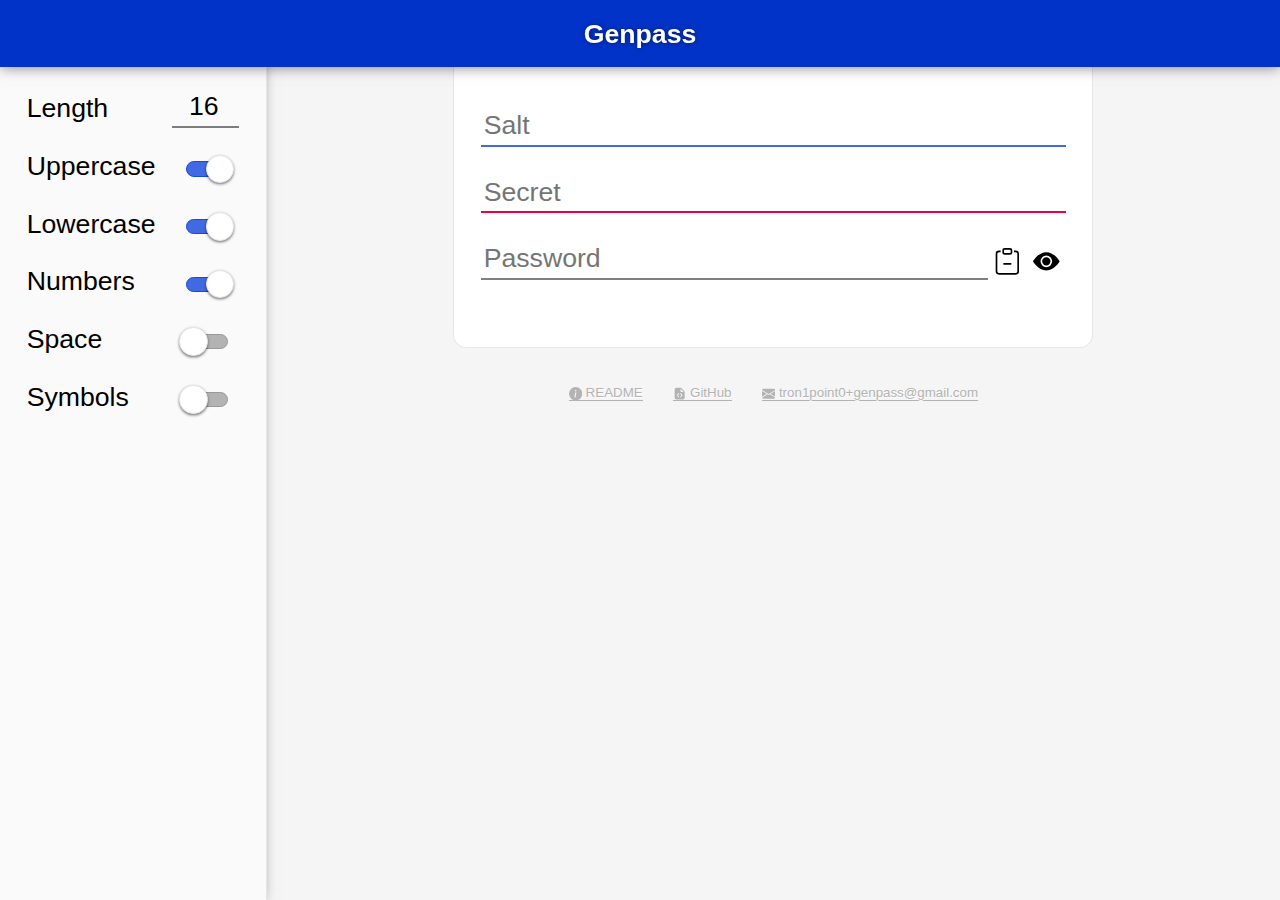
<file: genpass/index.html>
<!DOCTYPE html>
<html lang="en">
<head>
    <meta charset="UTF-8">
    <meta name="viewport" content="initial-scale=1">
    <title>Genpass</title>
    <link rel="shortcut icon" type="image/svg+xml" href="image/favicon.svg"/>
    <link rel="shortcut icon" type="image/png" href="image/favicon_64.png"/>
    <link rel="icon" type="image/png" href="image/favicon_32.png" sizes="32x32"/>
    <link rel="icon" type="image/png" href="image/favicon_64.png" sizes="64x64"/>
    <link rel="icon" type="image/png" href="image/logo_128.png" sizes="128x128"/>
    <link rel="icon" type="image/png" href="image/logo_152.png" sizes="152x152"/>
    <link rel="icon" type="image/png" href="image/logo_180.png" sizes="180x180"/>
    <link rel="icon" type="image/png" href="image/logo_192.png" sizes="192x192"/>
    <link rel="icon" type="image/svg+xml" href="image/logo.svg" sizes="256x256"/>
    <link rel="icon" type="image/svg+xml" href="image/favicon.svg" sizes="256x256"/>
    <link rel="apple-touch-icon" type="image/png" href="image/logo_152.png" sizes="152x152"/>
    <link rel="apple-touch-icon" type="image/png" href="image/logo_180.png" sizes="180x180"/>
    <link rel="stylesheet" type="text/css" href="style/main.css" />
    <script type="text/javascript" data-main="script/main" src="../lib/dist/require-js/require.js"></script>
</head>
<body>
<header id="header">
    <button id="menuButton">
        <svg width="1em" height="1em" viewBox="0 0 16 16" class="bi bi-sliders" fill="currentColor" xmlns="http://www.w3.org/2000/svg">
            <path fill-rule="evenodd" d="M14 3.5a2.5 2.5 0 1 1-5 0 2.5 2.5 0 0 1 5 0zM11.5 5a1.5 1.5 0 1 0 0-3 1.5 1.5 0 0 0 0 3zM7 8.5a2.5 2.5 0 1 1-5 0 2.5 2.5 0 0 1 5 0zM4.5 10a1.5 1.5 0 1 0 0-3 1.5 1.5 0 0 0 0 3zm9.5 3.5a2.5 2.5 0 1 1-5 0 2.5 2.5 0 0 1 5 0zM11.5 15a1.5 1.5 0 1 0 0-3 1.5 1.5 0 0 0 0 3z"/>
            <path fill-rule="evenodd" d="M9.5 4H0V3h9.5v1zM16 4h-2.5V3H16v1zM9.5 14H0v-1h9.5v1zm6.5 0h-2.5v-1H16v1zM6.5 9H16V8H6.5v1zM0 9h2.5V8H0v1z"/>
        </svg>
    </button>
    <h1>Genpass</h1>
</header>
<div id="flash-messages"></div>
<input type="text"
       id="salt"
       autofocus
       required
       pattern=".+"
       placeholder="Salt"
       title="Public part of a keypair. You can share this with others."
       list="saved-salts"
       spellcheck="false"
       autocorrect="off"
       autocapitalize="none"
/>
<input type="password"
       id="secret"
       required
       pattern=".+"
       placeholder="Secret"
       title="Private part of a keypair. Keep this value to yourself."
/>
<div class="input-group">
<input type="text"
       id="result"
       placeholder="Password"
       readonly
       title="Generated password. Requires both the Salt and the Secret"
       value=""
/>
<button id="clear-clipboard"
        accesskey="x"
        title="Empty the clipboard">
    <svg width="1em" height="1em" viewBox="0 0 16 16" class="bi bi-clipboard-minus" fill="currentColor" xmlns="http://www.w3.org/2000/svg">
        <path fill-rule="evenodd" d="M4 1.5H3a2 2 0 0 0-2 2V14a2 2 0 0 0 2 2h10a2 2 0 0 0 2-2V3.5a2 2 0 0 0-2-2h-1v1h1a1 1 0 0 1 1 1V14a1 1 0 0 1-1 1H3a1 1 0 0 1-1-1V3.5a1 1 0 0 1 1-1h1v-1z"/>
        <path fill-rule="evenodd" d="M9.5 1h-3a.5.5 0 0 0-.5.5v1a.5.5 0 0 0 .5.5h3a.5.5 0 0 0 .5-.5v-1a.5.5 0 0 0-.5-.5zm-3-1A1.5 1.5 0 0 0 5 1.5v1A1.5 1.5 0 0 0 6.5 4h3A1.5 1.5 0 0 0 11 2.5v-1A1.5 1.5 0 0 0 9.5 0h-3zm-1 9.5A.5.5 0 0 1 6 9h4a.5.5 0 0 1 0 1H6a.5.5 0 0 1-.5-.5z"/>
    </svg>
</button>
<button id="show-password"
        accesskey="v"
        title="Show the generated password.">
    <svg width="1em" height="1em" viewBox="0 0 16 16" class="bi show bi-eye-fill" fill="currentColor" xmlns="http://www.w3.org/2000/svg">
        <path d="M10.5 8a2.5 2.5 0 1 1-5 0 2.5 2.5 0 0 1 5 0z"/>
        <path fill-rule="evenodd" d="M0 8s3-5.5 8-5.5S16 8 16 8s-3 5.5-8 5.5S0 8 0 8zm8 3.5a3.5 3.5 0 1 0 0-7 3.5 3.5 0 0 0 0 7z"/>
    </svg>
    <svg width="1em" height="1em" viewBox="0 0 16 16" class="bi hide bi-eye-slash-fill" fill="currentColor" xmlns="http://www.w3.org/2000/svg">
        <path d="M10.79 12.912l-1.614-1.615a3.5 3.5 0 0 1-4.474-4.474l-2.06-2.06C.938 6.278 0 8 0 8s3 5.5 8 5.5a7.029 7.029 0 0 0 2.79-.588zM5.21 3.088A7.028 7.028 0 0 1 8 2.5c5 0 8 5.5 8 5.5s-.939 1.721-2.641 3.238l-2.062-2.062a3.5 3.5 0 0 0-4.474-4.474L5.21 3.089z"/>
        <path d="M5.525 7.646a2.5 2.5 0 0 0 2.829 2.829l-2.83-2.829zm4.95.708l-2.829-2.83a2.5 2.5 0 0 1 2.829 2.829z"/>
        <path fill-rule="evenodd" d="M13.646 14.354l-12-12 .708-.708 12 12-.708.708z"/>
    </svg>
</button>
</div>
<footer id="footer">
    <a href="https://github.com/tron1point0/tron1point0.github.io/blob/master/genpass/README.md">
        <svg width="1em" height="1em" viewBox="0 0 16 16" class="bi bi-info-circle-fill" fill="currentColor" xmlns="http://www.w3.org/2000/svg">
            <path fill-rule="evenodd" d="M8 16A8 8 0 1 0 8 0a8 8 0 0 0 0 16zm.93-9.412l-2.29.287-.082.38.45.083c.294.07.352.176.288.469l-.738 3.468c-.194.897.105 1.319.808 1.319.545 0 1.178-.252 1.465-.598l.088-.416c-.2.176-.492.246-.686.246-.275 0-.375-.193-.304-.533L8.93 6.588zM8 5.5a1 1 0 1 0 0-2 1 1 0 0 0 0 2z"/>
        </svg>
        README</a>
    <a href="https://github.com/tron1point0/tron1point0.github.io/tree/master/genpass">
        <svg width="1em" height="1em" viewBox="0 0 16 16" class="bi bi-file-earmark-code-fill" fill="currentColor" xmlns="http://www.w3.org/2000/svg">
            <path fill-rule="evenodd" d="M2 3a2 2 0 0 1 2-2h5.293a1 1 0 0 1 .707.293L13.707 5a1 1 0 0 1 .293.707V13a2 2 0 0 1-2 2H4a2 2 0 0 1-2-2V3zm7 2V2l4 4h-3a1 1 0 0 1-1-1zM6.646 7.646a.5.5 0 1 1 .708.708L5.707 10l1.647 1.646a.5.5 0 0 1-.708.708l-2-2a.5.5 0 0 1 0-.708l2-2zm4.708 2l-2-2a.5.5 0 1 0-.708.708L10.293 10l-1.647 1.646a.5.5 0 0 0 .708.708l2-2a.5.5 0 0 0 0-.708z"/>
        </svg>
        GitHub</a>
    <a href="mailto:tron1point0+genpass@gmail.com">
        <svg width="1em" height="1em" viewBox="0 0 16 16" class="bi bi-envelope-fill" fill="currentColor" xmlns="http://www.w3.org/2000/svg">
            <path fill-rule="evenodd" d="M.05 3.555A2 2 0 0 1 2 2h12a2 2 0 0 1 1.95 1.555L8 8.414.05 3.555zM0 4.697v7.104l5.803-3.558L0 4.697zM6.761 8.83l-6.57 4.027A2 2 0 0 0 2 14h12a2 2 0 0 0 1.808-1.144l-6.57-4.027L8 9.586l-1.239-.757zm3.436-.586L16 11.801V4.697l-5.803 3.546z"/>
        </svg>
        tron1point0+genpass@gmail.com</a>
</footer>
<menu id="menu">
    <label for="length" title="Length of the generated password.">Length</label>
    <input type="number"
           id="length"
           required
           value="16"
           title="Length of the generated password."
           spellcheck="false"
           min="8"
           step="1"
    />
    <!-- TODO: Generate JS shortcuts from accesskey -->
    <label for="uppercase" title="Allow uppercase letters: [A-Z]">Uppercase</label>
    <input type="checkbox"
           accesskey="u"
           class="allowedCharacters"
           id="uppercase"
           value="[A-Z]"
           checked />
    <label for="lowercase" title="Allow lowercase letters: [a-z]">Lowercase</label>
    <input type="checkbox"
           accesskey="l"
           class="allowedCharacters"
           id="lowercase"
           value="[a-z]"
           checked />
    <label for="numbers" title="Allow numbers: [0-9]">Numbers</label>
    <input type="checkbox"
           accesskey="n"
           class="allowedCharacters"
           id="numbers"
           value="[0-9]"
           checked />
    <label for="space" title="Allow whitespace: [ ]">Space</label>
    <input type="checkbox"
           accesskey=" "
           class="allowedCharacters"
           id="space"
           value="[ ]" />
    <label for="symbols" title="Allow symbols: [!-/][:-@][[-`][{-~]">Symbols</label>
    <!-- For `value`, every 2 characters are passed to a Range connstructor -->
    <input type="checkbox"
           accesskey="s"
           class="allowedCharacters"
           id="symbols"
           value="[!-/:-@[-`{-~]" />
</menu>
<div id="overlay"></div>

<datalist id="saved-salts">
    <!-- TODO: Populate in JS from localstorage or cookies. -->
</datalist>
</body>
</html>
</file>
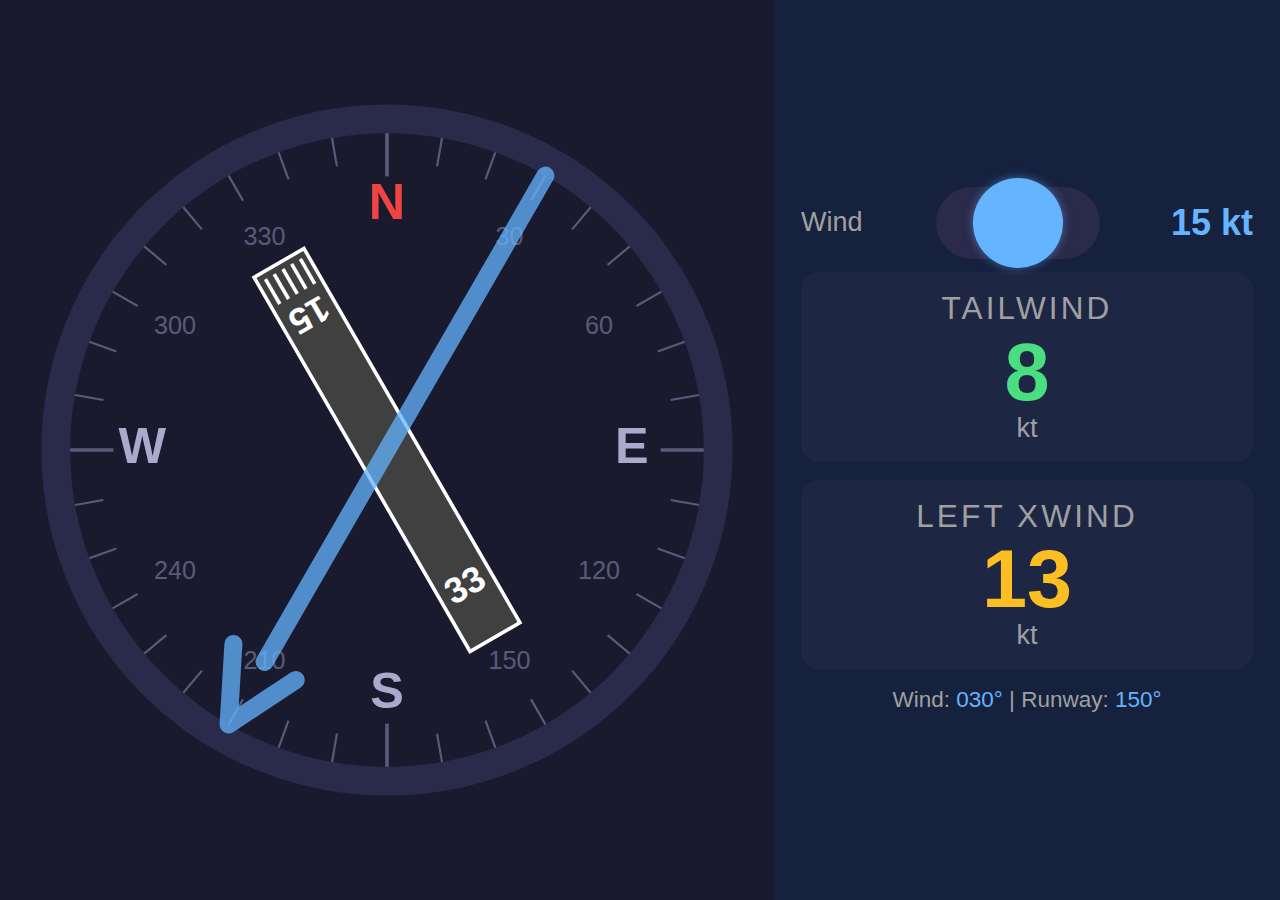
<file: runway-wind/index.html>
<!DOCTYPE html>
<html lang="en">
<head>
  <meta charset="UTF-8">
  <meta name="viewport" content="width=device-width, initial-scale=1.0, maximum-scale=1.0, user-scalable=no">
  <title>Runway Crosswind Calculator</title>
  <style>
    :root {
      --bg-primary: #1a1a2e;
      --bg-secondary: #16213e;
      --text-primary: #e8e8e8;
      --text-secondary: #a0a0a0;
      --runway-color: #e0e0e0;
      --runway-dark: #404040;
      --runway-white: #ffffff;
      --runway-yellow: #ffcc00;
      --wind-color: rgba(100, 180, 255, 0.75);
      --wind-color-solid: #64b4ff;
      --accent-green: #4ade80;
      --accent-amber: #fbbf24;
      --accent-red: #ef4444;
      --compass-ring: #2a2a4a;
      --compass-ticks: #5a5a7a;
      --compass-labels: #aaaacc;
    }

    * {
      margin: 0;
      padding: 0;
      box-sizing: border-box;
      -webkit-tap-highlight-color: transparent;
    }

    html, body {
      height: 100%;
      overflow: hidden;
      touch-action: none;
      user-select: none;
      -webkit-user-select: none;
    }

    body {
      font-family: -apple-system, BlinkMacSystemFont, "Segoe UI", Roboto, Helvetica, Arial, sans-serif;
      background: var(--bg-primary);
      color: var(--text-primary);
    }

    .container {
      height: 100%;
      display: flex;
      flex-direction: column;
    }

    .compass-section {
      flex: 1;
      display: flex;
      align-items: center;
      justify-content: center;
      padding: 2vmin;
      min-height: 0;
    }

    .compass-container {
      width: 85vmin;
      height: 85vmin;
      max-width: 100%;
      max-height: 100%;
      position: relative;
    }

    .compass-svg {
      width: 100%;
      height: 100%;
      touch-action: none;
    }

    .controls-section {
      background: var(--bg-secondary);
      padding: 1.5vmin 3vmin;
      display: flex;
      flex-direction: column;
      gap: 1.5vmin;
    }

    .wind-speed-control {
      display: flex;
      align-items: center;
      gap: 3vmin;
    }

    .wind-speed-label {
      font-size: 3vmin;
      color: var(--text-secondary);
      min-width: 12vmin;
    }

    .wind-speed-slider {
      flex: 1;
      height: 8vmin;
      -webkit-appearance: none;
      appearance: none;
      background: var(--compass-ring);
      border-radius: 4vmin;
      outline: none;
    }

    .wind-speed-slider::-webkit-slider-thumb {
      -webkit-appearance: none;
      appearance: none;
      width: 10vmin;
      height: 10vmin;
      background: var(--wind-color-solid);
      border-radius: 50%;
      cursor: pointer;
      box-shadow: 0 0 10px rgba(100, 180, 255, 0.5);
    }

    .wind-speed-slider::-moz-range-thumb {
      width: 10vmin;
      height: 10vmin;
      background: var(--wind-color-solid);
      border-radius: 50%;
      cursor: pointer;
      border: none;
      box-shadow: 0 0 10px rgba(100, 180, 255, 0.5);
    }

    .wind-speed-value {
      font-size: 4vmin;
      font-weight: bold;
      min-width: 14vmin;
      text-align: right;
      color: var(--wind-color-solid);
    }

    .results {
      display: flex;
      justify-content: space-around;
      gap: 3vmin;
    }

    .result-item {
      flex: 1;
      text-align: center;
      padding: 1vmin;
      background: rgba(255, 255, 255, 0.03);
      border-radius: 2vmin;
    }

    .result-label {
      font-size: 2.8vmin;
      color: var(--text-secondary);
      margin-bottom: 0.5vmin;
      letter-spacing: 0.1em;
    }

    .result-value {
      font-size: 7vmin;
      font-weight: bold;
      line-height: 1;
    }

    .result-value.headwind {
      color: var(--accent-green);
    }

    .result-value.crosswind {
      color: var(--accent-amber);
    }

    .result-unit {
      font-size: 3vmin;
      color: var(--text-secondary);
    }

    .wind-direction-display {
      text-align: center;
      font-size: 2.5vmin;
      color: var(--text-secondary);
      margin-top: 0.5vmin;
    }

    .wind-direction-display span {
      color: var(--wind-color-solid);
    }

    @media (orientation: landscape) {
      .container {
        flex-direction: row;
      }

      .compass-section {
        flex: 0 0 55%;
        padding: 3vmin;
      }

      .compass-container {
        width: 80vmin;
        height: 80vmin;
      }

      .controls-section {
        flex: 1;
        justify-content: center;
        padding: 3vmin;
      }

      .results {
        flex-direction: column;
        gap: 2vmin;
      }

      .result-item {
        padding: 2vmin;
      }

      .result-value {
        font-size: 9vmin;
      }

      .result-label {
        font-size: 3.5vmin;
      }
    }
  </style>
</head>
<body>
  <div class="container">
    <div class="compass-section">
      <div class="compass-container">
        <svg class="compass-svg" viewBox="0 0 100 100" id="compassSvg">
          <circle cx="50" cy="50" r="46" fill="none" stroke="var(--compass-ring)" stroke-width="4"/>
          
          <g id="compassTicks"></g>
          <g id="compassLabels"></g>
          
          <g id="runwayGroup" class="runway">
            <g id="runwayLayer"></g>
          </g>
          
          <g id="windGroup" class="wind-arrow">
            <g id="windArrowLayer"></g>
          </g>
          
        </svg>
      </div>
    </div>
    
    <div class="controls-section">
      <div class="wind-speed-control">
        <span class="wind-speed-label">Wind</span>
        <input type="range" class="wind-speed-slider" id="windSpeedSlider" min="0" max="30" value="15">
        <span class="wind-speed-value" id="windSpeedValue">15 kt</span>
      </div>
      
      <div class="results">
        <div class="result-item">
          <div class="result-label" id="headwindLabel">HEADWIND</div>
          <div class="result-value headwind" id="headwindValue">0</div>
          <div class="result-unit">kt</div>
        </div>
        <div class="result-item">
          <div class="result-label" id="crosswindLabel">CROSSWIND</div>
          <div class="result-value crosswind" id="crosswindValue">0</div>
          <div class="result-unit">kt</div>
        </div>
      </div>
      
      <div class="wind-direction-display">
        Wind: <span id="windDirectionDisplay">030°</span> | Runway: <span id="runwayDirectionDisplay">150°</span>
      </div>
    </div>
  </div>

  <script>
    const compassSvg = document.getElementById('compassSvg');
    const runwayGroup = document.getElementById('runwayGroup');
    const runwayLayer = document.getElementById('runwayLayer');
    const windGroup = document.getElementById('windGroup');
    const windArrowLayer = document.getElementById('windArrowLayer');
    const windSpeedSlider = document.getElementById('windSpeedSlider');
    const windSpeedValue = document.getElementById('windSpeedValue');
    const headwindValue = document.getElementById('headwindValue');
    const headwindLabel = document.getElementById('headwindLabel');
    const crosswindValue = document.getElementById('crosswindValue');
    const windDirectionDisplay = document.getElementById('windDirectionDisplay');
    const runwayDirectionDisplay = document.getElementById('runwayDirectionDisplay');
    const compassTicks = document.getElementById('compassTicks');
    const compassLabels = document.getElementById('compassLabels');

    let runwayHeading = 150;
    let windHeading = 30;
    let windSpeed = 15;
    let isDragging = false;
    let dragTarget = null;
    let pointerDownPos = { x: 0, y: 0 };
    let centerX = 50;
    let centerY = 50;

    const runwayWidth = 8;
    const runwayLength = 60;
    const runwayStartY = centerY - runwayLength / 2;
    const runwayEndY = centerY + runwayLength / 2;
    const runwayLeftX = centerX - runwayWidth / 2;
    const runwayRightX = centerX + runwayWidth / 2;

    function initCompass() {
      for (let deg = 0; deg < 360; deg += 10) {
        const rad = (deg - 90) * Math.PI / 180;
        const innerR = deg % 90 === 0 ? 38 : 40;
        const outerR = 44;
        
        const x1 = centerX + innerR * Math.cos(rad);
        const y1 = centerY + innerR * Math.sin(rad);
        const x2 = centerX + outerR * Math.cos(rad);
        const y2 = centerY + outerR * Math.sin(rad);
        
        const tick = document.createElementNS('http://www.w3.org/2000/svg', 'line');
        tick.setAttribute('x1', x1.toFixed(2));
        tick.setAttribute('y1', y1.toFixed(2));
        tick.setAttribute('x2', x2.toFixed(2));
        tick.setAttribute('y2', y2.toFixed(2));
        tick.setAttribute('stroke', 'var(--compass-ticks)');
        tick.setAttribute('stroke-width', deg % 90 === 0 ? '0.5' : '0.3');
        compassTicks.appendChild(tick);
        
        if (deg % 30 === 0) {
          const labelR = 34;
          const lx = centerX + labelR * Math.cos(rad);
          const ly = centerY + labelR * Math.sin(rad);
          
          if (deg % 90 === 0) {
            const labels = ['N', 'E', 'S', 'W'];
            const labelIdx = deg / 90;
            
            const label = document.createElementNS('http://www.w3.org/2000/svg', 'text');
            label.setAttribute('x', lx.toFixed(2));
            label.setAttribute('y', ly.toFixed(2));
            label.setAttribute('font-size', '7');
            label.setAttribute('font-weight', 'bold');
            label.setAttribute('fill', deg === 0 ? '#ef4444' : 'var(--compass-labels)');
            label.setAttribute('text-anchor', 'middle');
            label.setAttribute('dominant-baseline', 'middle');
            label.textContent = labels[labelIdx];
            compassLabels.appendChild(label);
          } else {
            const numLabel = document.createElementNS('http://www.w3.org/2000/svg', 'text');
            numLabel.setAttribute('x', lx.toFixed(2));
            numLabel.setAttribute('y', ly.toFixed(2));
            numLabel.setAttribute('font-size', '3.5');
            numLabel.setAttribute('fill', 'var(--compass-ticks)');
            numLabel.setAttribute('text-anchor', 'middle');
            numLabel.setAttribute('dominant-baseline', 'middle');
            numLabel.textContent = deg.toString();
            compassLabels.appendChild(numLabel);
          }
        }
      }
    }

    function getRunwayNumber(heading) {
      const num = Math.round(heading / 10) % 36;
      return num === 0 ? '36' : num.toString().padStart(2, '0');
    }

    function buildRunway() {
      runwayLayer.innerHTML = '';
      
      const runwayRect = document.createElementNS('http://www.w3.org/2000/svg', 'rect');
      runwayRect.setAttribute('x', runwayLeftX);
      runwayRect.setAttribute('y', runwayStartY);
      runwayRect.setAttribute('width', runwayWidth);
      runwayRect.setAttribute('height', runwayLength);
      runwayRect.setAttribute('fill', 'var(--runway-dark)');
      runwayRect.setAttribute('stroke', 'var(--runway-white)');
      runwayRect.setAttribute('stroke-width', '0.5');
      runwayLayer.appendChild(runwayRect);
      
      const num1 = document.createElementNS('http://www.w3.org/2000/svg', 'text');
      num1.setAttribute('id', 'runwayNum1');
      num1.setAttribute('x', centerX);
      num1.setAttribute('y', runwayStartY + 8);
      num1.setAttribute('font-size', '5');
      num1.setAttribute('font-weight', 'bold');
      num1.setAttribute('fill', 'var(--runway-white)');
      num1.setAttribute('text-anchor', 'middle');
      num1.setAttribute('dominant-baseline', 'middle');
      num1.setAttribute('transform', `rotate(180 50 ${runwayStartY + 8})`);
      runwayLayer.appendChild(num1);
      
      const num2 = document.createElementNS('http://www.w3.org/2000/svg', 'text');
      num2.setAttribute('id', 'runwayNum2');
      num2.setAttribute('x', centerX);
      num2.setAttribute('y', runwayEndY - 8);
      num2.setAttribute('font-size', '5');
      num2.setAttribute('font-weight', 'bold');
      num2.setAttribute('fill', 'var(--runway-white)');
      num2.setAttribute('text-anchor', 'middle');
      num2.setAttribute('dominant-baseline', 'middle');
      runwayLayer.appendChild(num2);
      
      const numStripes = 5;
      const stripeWidth = 0.5;
      const stripeGap = 0.9;
      const stripeHeight = 4;
      const stripeBottom = runwayEndY - 1;
      const stripeTop = stripeBottom - stripeHeight;
      
      for (let i = 0; i < numStripes; i++) {
        const stripe = document.createElementNS('http://www.w3.org/2000/svg', 'rect');
        stripe.setAttribute('x', runwayLeftX + stripeGap + i * (stripeWidth + stripeGap));
        stripe.setAttribute('y', stripeTop);
        stripe.setAttribute('width', stripeWidth);
        stripe.setAttribute('height', stripeHeight);
        stripe.setAttribute('fill', 'var(--runway-white)');
        runwayLayer.appendChild(stripe);
      }
    }

    function buildWindArrow() {
      windArrowLayer.innerHTML = '';
      
      const arrowPath = document.createElementNS('http://www.w3.org/2000/svg', 'path');
      arrowPath.setAttribute('id', 'windArrow');
      arrowPath.setAttribute('fill', 'none');
      arrowPath.setAttribute('stroke', 'var(--wind-color)');
      arrowPath.setAttribute('stroke-width', '2.5');
      arrowPath.setAttribute('stroke-linecap', 'round');
      arrowPath.setAttribute('stroke-linejoin', 'round');
      windArrowLayer.appendChild(arrowPath);
    }

    function updateWindArrow() {
      const rad = (windHeading + 180 - 90) * Math.PI / 180;
      
      const length = 44;
      const headLength = 10;
      const headWidth = 5;
      
      const arrowPath = document.getElementById('windArrow');
      if (arrowPath) {
        const cos = Math.cos(rad);
        const sin = Math.sin(rad);
        
        const startX = centerX - length * cos;
        const startY = centerY - length * sin;
        const tipX = centerX + length * cos;
        const tipY = centerY + length * sin;
        const headBaseX = tipX - headLength * cos;
        const headBaseY = tipY - headLength * sin;
        const headLeftX = headBaseX + headWidth * Math.cos(rad + Math.PI / 2);
        const headLeftY = headBaseY + headWidth * Math.sin(rad + Math.PI / 2);
        const headRightX = headBaseX + headWidth * Math.cos(rad - Math.PI / 2);
        const headRightY = headBaseY + headWidth * Math.sin(rad - Math.PI / 2);
        
        const d = `M ${startX.toFixed(2)} ${startY.toFixed(2)} L ${headBaseX.toFixed(2)} ${headBaseY.toFixed(2)} M ${tipX.toFixed(2)} ${tipY.toFixed(2)} L ${headLeftX.toFixed(2)} ${headLeftY.toFixed(2)} M ${tipX.toFixed(2)} ${tipY.toFixed(2)} L ${headRightX.toFixed(2)} ${headRightY.toFixed(2)}`;
        arrowPath.setAttribute('d', d);
      }
    }

    function updateRunwayRotation() {
      runwayGroup.setAttribute('transform', `rotate(${runwayHeading} 50 50)`);
      
      const num1 = document.getElementById('runwayNum1');
      const num2 = document.getElementById('runwayNum2');
      if (num1) num1.textContent = getRunwayNumber((runwayHeading + 180) % 360);
      if (num2) num2.textContent = getRunwayNumber(runwayHeading);
    }



    function calculateComponents() {
      const delta = (windHeading - runwayHeading + 360) % 360;
      const deltaRad = delta * Math.PI / 180;
      
      const signedHeadwind = Math.round(windSpeed * Math.cos(deltaRad));
      const headwind = Math.abs(signedHeadwind);
      const signedCrosswind = Math.round(windSpeed * Math.sin(deltaRad));
      const crosswind = Math.abs(signedCrosswind);
      
      headwindLabel.textContent = signedHeadwind >= 0 ? 'HEADWIND' : 'TAILWIND';
      headwindValue.textContent = headwind;
      crosswindValue.textContent = crosswind;
      document.getElementById('crosswindLabel').textContent = signedCrosswind > 0 ? 'RIGHT XWIND' : signedCrosswind < 0 ? 'LEFT XWIND' : 'CROSSWIND';
      
      const crosswindNorm = crosswind / 15;
      if (crosswindNorm < 0.5) {
        crosswindValue.style.color = 'var(--accent-green)';
      } else if (crosswindNorm < 1) {
        crosswindValue.style.color = 'var(--accent-amber)';
      } else {
        crosswindValue.style.color = 'var(--accent-red)';
      }
      
      windDirectionDisplay.textContent = String(windHeading).padStart(3, '0') + '°';
      runwayDirectionDisplay.textContent = String(runwayHeading).padStart(3, '0') + '°';
    }

    function updateWindSpeed() {
      windSpeed = parseInt(windSpeedSlider.value);
      windSpeedValue.textContent = windSpeed + ' kt';
      calculateComponents();
    }

    function getAngleFromEvent(e) {
      const rect = compassSvg.getBoundingClientRect();
      const clientX = e.touches ? e.touches[0].clientX : e.clientX;
      const clientY = e.touches ? e.touches[0].clientY : e.clientY;
      
      const x = ((clientX - rect.left) / rect.width) * 100;
      const y = ((clientY - rect.top) / rect.height) * 100;
      
      const dx = x - centerX;
      const dy = y - centerY;
      const distance = Math.sqrt(dx * dx + dy * dy);
      
      let angle = Math.atan2(dy, dx) * 180 / Math.PI + 90;
      if (angle < 0) angle += 360;
      
      return { angle, distance };
    }

    function snapAngle(angle, target) {
      if (target === 'runway') {
        return Math.round(angle / 10) * 10 % 360;
      }
      return Math.round(angle) % 360;
    }

    function handlePointerDown(e) {
      e.preventDefault();
      const rect = compassSvg.getBoundingClientRect();
      const clientX = e.touches ? e.touches[0].clientX : e.clientX;
      const clientY = e.touches ? e.touches[0].clientY : e.clientY;
      pointerDownPos = { x: clientX, y: clientY };
      isDragging = true;
      
      const { distance } = getAngleFromEvent(e);
      
      if (distance > 30) {
        dragTarget = 'wind';
      } else {
        dragTarget = 'runway';
      }
    }

    function handlePointerMove(e) {
      if (!isDragging) return;
      e.preventDefault();
      
      const { angle } = getAngleFromEvent(e);
      
      if (dragTarget === 'runway') {
        runwayHeading = snapAngle(angle, 'runway');
        updateRunwayRotation();
      } else {
        windHeading = snapAngle(angle, 'wind');
        updateWindArrow();
      }
      
      calculateComponents();
    }

    function handlePointerUp(e) {
      if (!isDragging) return;
      
      const rect = compassSvg.getBoundingClientRect();
      const clientX = e.changedTouches ? e.changedTouches[0].clientX : e.clientX;
      const clientY = e.changedTouches ? e.changedTouches[0].clientY : e.clientY;
      
      const dx = clientX - pointerDownPos.x;
      const dy = clientY - pointerDownPos.y;
      const moved = Math.sqrt(dx * dx + dy * dy);
      
      if (!moved && dragTarget === 'runway') {
        runwayHeading = (runwayHeading + 180) % 360;
        updateRunwayRotation();
        calculateComponents();
      }
      
      isDragging = false;
      dragTarget = null;
    }

    compassSvg.addEventListener('mousedown', handlePointerDown);
    compassSvg.addEventListener('touchstart', handlePointerDown, { passive: false });
    document.addEventListener('mousemove', handlePointerMove);
    document.addEventListener('touchmove', handlePointerMove, { passive: false });
    document.addEventListener('mouseup', handlePointerUp);
    document.addEventListener('touchend', handlePointerUp);
    windSpeedSlider.addEventListener('input', updateWindSpeed);

    initCompass();
    buildRunway();
    buildWindArrow();
    updateRunwayRotation();
    updateWindArrow();
    calculateComponents();
  </script>
</body>
</html>
</file>
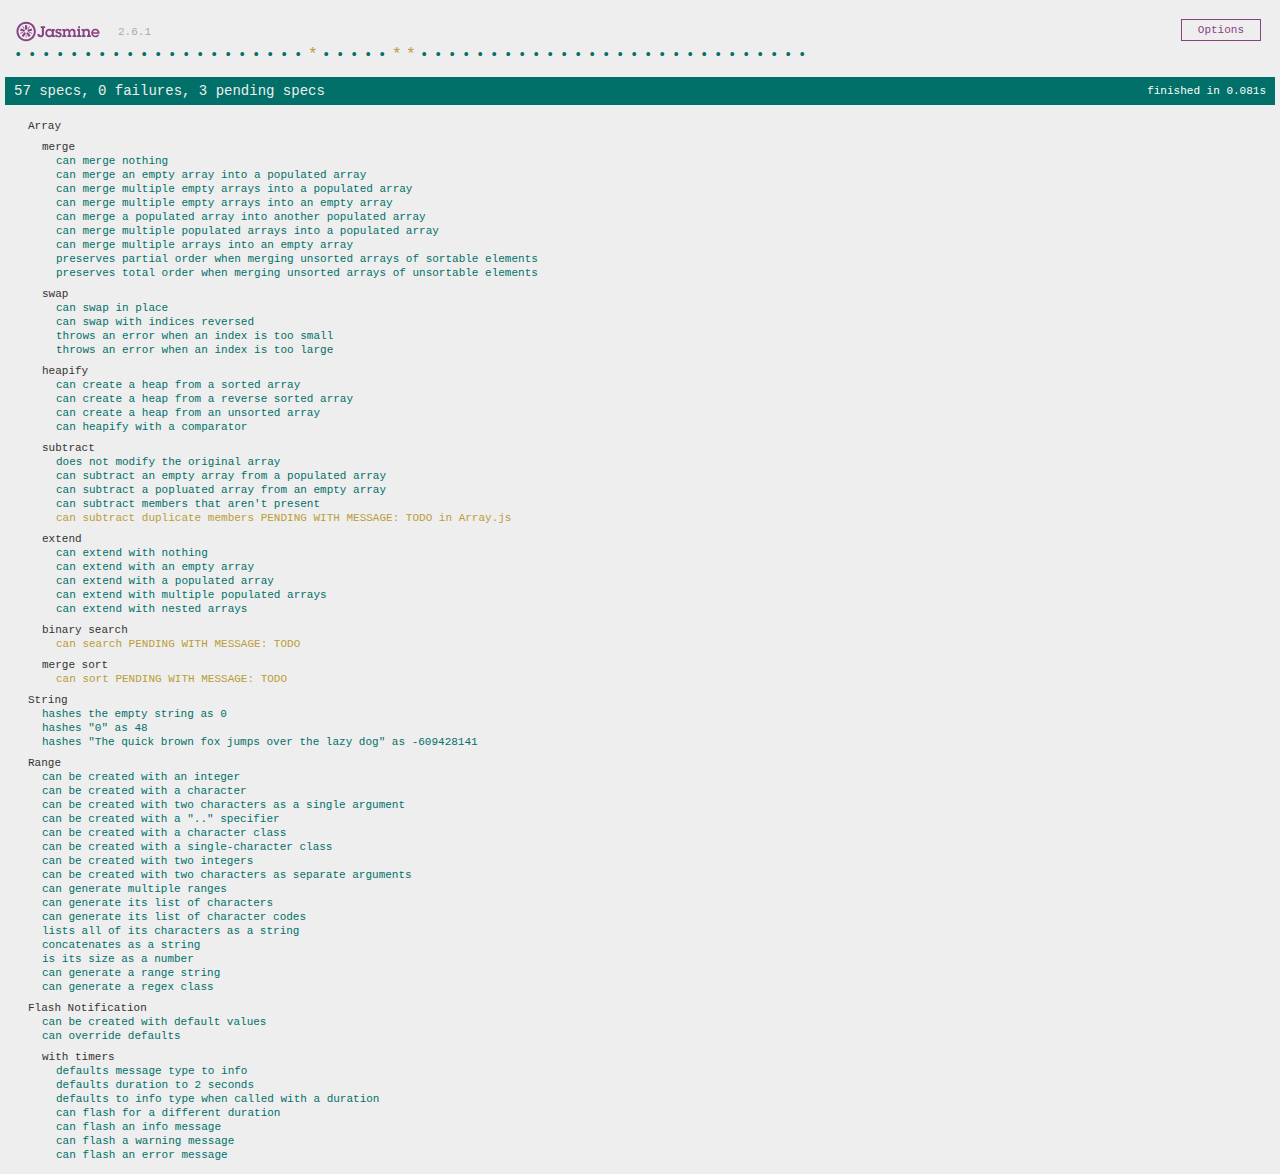
<file: test/index.html>
<!DOCTYPE html>
<html>
<head>
  <meta charset="utf-8">
  <title>Genpass Unit Tests</title>

  <link rel="shortcut icon" type="image/png" href="../lib/dist/jasmine/jasmine_favicon.png">
  <link rel="stylesheet" href="../lib/dist/jasmine/jasmine.css">

  <script src="../lib/dist/jasmine/jasmine.js"></script>
  <script src="../lib/dist/jasmine/jasmine-html.js"></script>
  <script src="../lib/dist/jasmine/boot.js"></script>

  <script src="../lib/dist/require-js/require.js"></script>

  <script type="text/javascript">
      require.config({
          paths: {
              "jquery": "../lib/dist/jquery/jquery-2.1.0.min",
              "utils": "../lib/utils/",
              "lib": "../lib/",
          },
      });
  </script>

  <!-- include spec files here... -->
  <script src="spec/utils/Array.js"></script>
  <script src="spec/utils/String.js"></script>
  <script src="spec/utils/Range.js"></script>
  <script src="spec/utils/FlashNotification.js"></script>

</head>

<body>
</body>
</html>
</file>
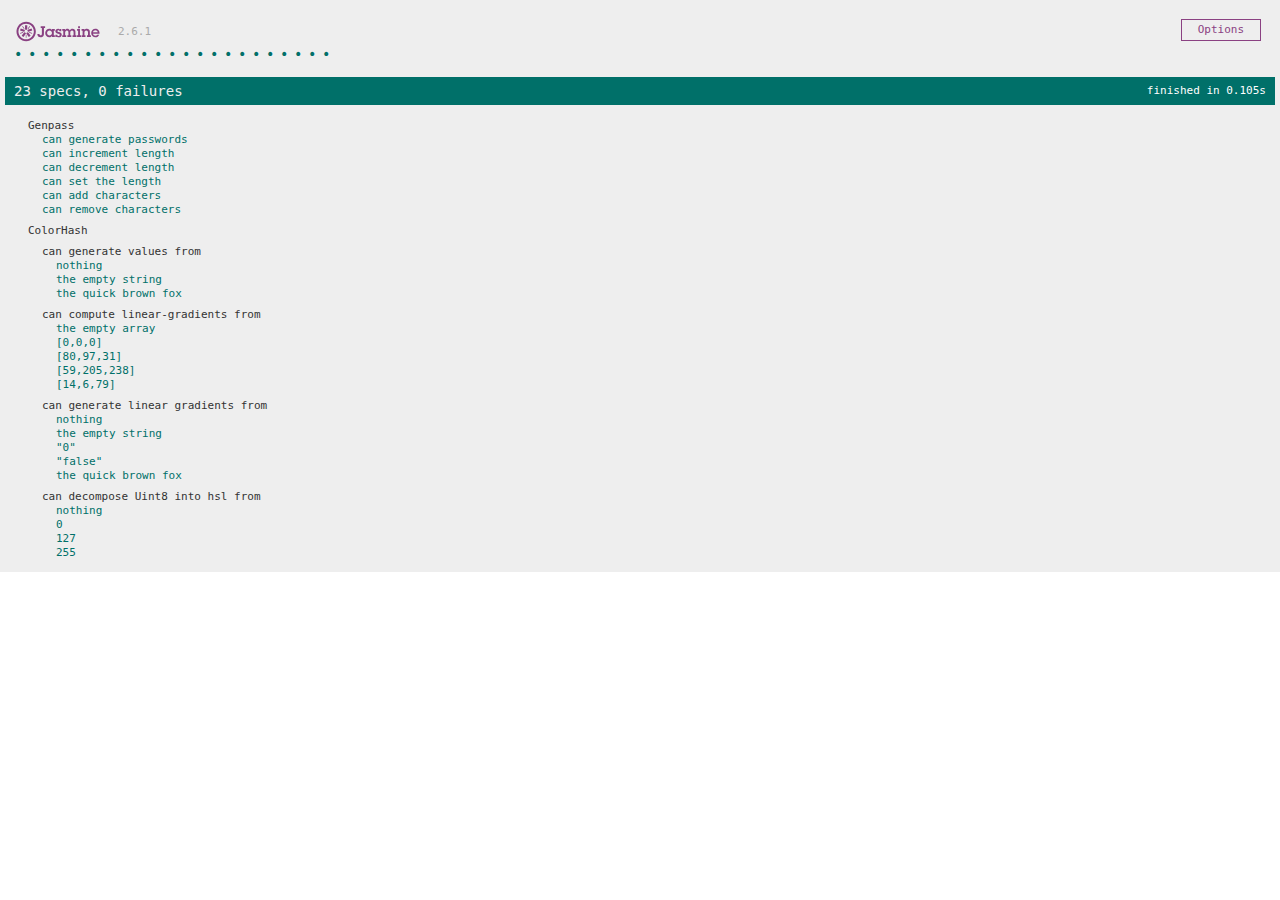
<file: genpass/test/index.html>
<!DOCTYPE html>
<html>
<head>
  <meta charset="utf-8">
  <title>Genpass Unit Tests</title>

  <link rel="shortcut icon" type="image/png" href="../../lib/dist/jasmine/jasmine_favicon.png">
  <link rel="stylesheet" href="../../lib/dist/jasmine/jasmine.css">

  <script src="../../lib/dist/jasmine/jasmine.js"></script>
  <script src="../../lib/dist/jasmine/jasmine-html.js"></script>
  <script src="../../lib/dist/jasmine/boot.js"></script>

  <script src="../../lib/dist/require-js/require.js"></script>

  <script type="text/javascript">
      require.config({
          paths: {
              "crypto-js": "../../lib/dist/crypto-js/",
              "jquery": "../../lib/dist/jquery/jquery-2.1.0.min",
              "utils": "../../lib/utils/",
              "lib": "../../lib/",
              "script": "../script/",
          },
      });
  </script>

  <!-- include spec files here... -->
  <script src="spec/genpass.js"></script>
  <script src="spec/color-hash.js"></script>

</head>

<body>
</body>
</html>
</file>
<file: genpass/style/main.css>
:root {
    --shadow: rgba(0,0,0,0.5);
    --overlay: rgba(0,0,0,0.8);

    /* http://paletton.com/#uid=73O1C0kpDPq5GSwhHNBDnTPYVGk */

    --active: royalblue;
    --active-border: #144AEC; /* royalblue + 1 */

    --header: #0133C9; /* royalblue + 2 */
    --header-text: white;

    --disabled-highlight: hsl(0,0%,80%);
    --disabled: hsl(0,0%,70%);
    --disabled-border: hsl(0,0%,60%);

    --window: white;
    --window-border: hsl(0,0%,90%);

    --menu: hsl(0,0%,98%);

    --page: whitesmoke;

    /* Lightest of their color */
    --info-message: #DFF7CB;
    --warning-message: #FFF1D2;
    --error-message: #F8CCD9;

    /* Darkest of their color */
    --info-border: #67EC00;
    --warning-border: #FFAE00;
    --error-border: #EF0044;
}

@font-face {
    font-family: Password;
    src: url(Password.woff);
}

html {
    background-color: var(--page);
    margin: 0;
    padding: 0;
}

html, html * {
    font: 20pt sans-serif;
}

body {
    z-index: 0;
    max-width: 24em;
    margin: 2.5rem auto 0 auto;
    border-radius: 0.5em;
    border-top-left-radius: 0;
    border-top-right-radius: 0;
    background-color: var(--window);
    box-sizing: border-box;
}

body, #menu {
    padding: 1em 1em 2em 1em;
    border: 1px solid var(--window-border);
    border-top: 0;
}

#header, #header * {
    color: var(--header-text);
    text-shadow: 0 0 0.2em var(--shadow);
}

#header {
    background-color: var(--header);
    position: fixed;
    top: 0;
    right: 0;
    left: 0;
    box-shadow: 0 0 0.5em var(--shadow);
    width: 100%;
    height: 2.5rem;
    z-index: 20;
}

#header > h1 {
    text-align: center;
    font-weight: bold;
    line-height: 1.25em;
}

#footer {
    /* Hangs below the body. */
    position: relative;
    height: 0;
    top: 6em; /* body.padding-bottom * 1/footer.font-size */
    font-size: 50%;
    line-height: 300%;
    background-color: none;
    text-align: center;
    color: var(--disabled);
    text-shadow: 0 1px 0 white;
}

#footer a, #footer a:visited {
    color: var(--disabled);
    font-size: inherit;
    margin: 0 1em;
    padding: 0;
    white-space: nowrap;
    text-decoration: none;
    border-bottom: 1px solid var(--disabled);
}

#footer a:hover, #footer a:active {
    color: var(--disabled-highlight);
    border-bottom: 1px solid var(--disabled-highlight);
}

.bi {
    font-size: inherit;
    vertical-align: middle;
}

button {
    position: relative;
    background: transparent;
    border: 0;
    top: 0;
    left: 0;
}

button:focus {
    outline: none;
}

button:active {
    top: 0.1em;
    left: 0.1em;
    color: inherit;
}

button, button:active {
    transition: left 200ms, top 200ms;
}

#menuButton {
    position: absolute;
    width: 2.5em;
    height: 2.5em;
    box-sizing: border-box;
    text-shadow: 0 0 0.5em var(--shadow);
}

#menuButton:hover {
    text-shadow: 0 0 0.5em var(--header-text);
}

#menuButton:active {
    text-shadow: -0.1em -0.1em 0.5em var(--shadow);
}

#menuButton, #menuButton:hover, #menuButton:active {
    transition: text-shadow 200ms, left 200ms, top 200ms;
}

#menu {
    z-index: 40;
    min-width: 10em;
    max-width: 80%;
    max-width: calc(100% - 2em);
    position: fixed;
    margin: 0;
    top: 0;
    bottom: 0;
    left: -120%;
    border-top: 0;
    border-left: 0;
    border-bottom: 0;
    box-shadow: -0.2em 0 0.5em var(--shadow);
    background-color: var(--menu);
    overflow: scroll;
    box-sizing: border-box;
}

#menu.open {
    left: 0;
}

#menu, #menu.open {
    transition: left 200ms;
}

#menu > *:first-child {
    margin-top: 0;
}

#overlay {
    visibility: hidden;
    position: fixed;
    background-color: var(--shadow);
    opacity: 0;
}

#menu.open + #overlay {
    visibility: visible;
    top: 0;
    right: 0;
    bottom: 0;
    left: 0;
    opacity: 1;
    z-index: 30;
}

#overlay, #menu.open + #overlay {
    transition: opacity 200ms;
}

/* Screen is big enough to show the menu and the app */
@media screen and (min-width: 640px) {
    #menu {
        z-index: 10;
        position: absolute;
        top: 0;
        left: 0;
        min-width: 10em;
        min-height: 100%;
        padding-top: 3.5em;
    }

    #menu.open + #overlay {
        display: none;
    }

    #menuButton {
        display: none;
    }

    html {
        margin-left: 10em;
    }
}

/* Screen is big enough to show both, but not big enough to add padding to the app */
@media screen and (max-width: 900px) {
    body {
        border-left: 0;
        border-right: 0;
        border-radius: 0;
    }
}

/* Screen is too small to fit an overlay */
@media screen and (max-width: 320px) {
    #menu {
        top: 2.5em;
        min-width: 100%;
        max-width: 100%;
        z-index: 10;
    }

    #menu.open + #overlay {
        display: none;
    }
}

/*********************
 * Main input fields *
 *********************/

input[type=text],
input[type=password],
input[type=number] {
    border: 0;
    border-bottom: 0.1em solid var(--shadow);
    background-color: transparent;
    box-sizing: border-box;
    width: 100%;
    height: 1.5em;
    padding: 0.2em 0.1em;
    margin: 0.5em 0;
    font: 20pt sans-serif;
}

#result:not(:placeholder-shown) {
    font-family: Password;
}

input[type=text]:invalid,
input[type=password]:invalid,
input[type=number]:invalid {
    border-bottom-color: var(--error-border);
    box-shadow: none;   /* Overrides mozilla default. */
}

input[type=text]:focus,
input[type=password]:focus,
input[type=number]:focus {
    outline: none;      /* Overrides webkit outline. */
    border-bottom-color: var(--active);
}

input[type=text],
input[type=password],
input[type=number],
input[type=text]:focus,
input[type=password]:focus,
input[type=number]:focus {
    transition: border-bottom-color cubic-bezier(1, -1, 0, 2) 200ms;
}

/*******************
 * Toggle Switches *
 *******************/

#menu label {
    display: block;
    width: 100%;
    box-sizing: border-box;
    clear: right;
    margin: 1em 0 0 0;
}

input[type=number] {
    float: right;
    text-align: right;
    padding: 0.2em;
    position: relative;
    width: 2.5em;
    margin: -1.375em 0 0 0;
    right: 0;
    box-sizing: border-box;
}

input[type=checkbox] {
    -webkit-appearance: none;
    -moz-appearance: none;
    float: right;
    width: 1.5em;
    height: 1.5em;
    margin: -1.28em 0.5em 0 0;
    right: 0;
    position: relative;
}

input[type=checkbox]:before {
    position: absolute;
    content: "";
    left: 0;
    top: 0.5em;
    height: 0.5em;
    width: 1.5em;
    border: 1px solid var(--disabled-border);
    background-color: var(--disabled);
    border-radius: 0.5em;

    transition: background-color 200ms, border-color 200ms;
}

input[type=checkbox]:after {
    position: absolute;
    content: "";
    left: -0.25em;
    top: 0.25em;
    height: 1em;
    width: 1em;
    border: 1px solid var(--window-border);
    background-color: var(--window);
    box-shadow: 0 0.05em 0.1em var(--shadow);
    border-radius: 50%;

    transition: left 200ms;
}

input[type=checkbox]:checked:before {
    background-color: var(--active);
    border-color: var(--active-border);

    transition: all 200ms;
}

input[type=checkbox]:checked:after {
    left: 0.75em;

    transition: all 200ms;
}

/************************
 * Show Password Button *
 ************************/

.input-group {
    display: flex;
    flex-flow: row nowrap;
}

.input-group > input {
    /* Allow the input element to shrink until the @media tag takes over. */
    min-width: 0;
}

@media screen and (max-width: 320px) {
    .input-group {
        flex-wrap: wrap;
        justify-content: flex-end;
    }

    .input-group > input:first-child {
        min-width: unset;
    }
}

/* Toggle the button icon depending on the state of the result. */
#result:not(.show) ~ * ~ #show-password > .hide,
#result.show ~ * ~ #show-password > .show {
    display: none;
}
#result:not(.show) ~ * ~ #show-password > .show,
#result.show ~ * ~ #show-password > .hide {
    display: unset;
}

#result.show {
    font-family: monospace;
}

/******************
 * Flash Messages *
 ******************/

@keyframes fadeZoomSlideInOut {
    0% {
        transform: scale(1.5,1.5) translateY(-100%);
        opacity: 0;
    }
    10% {
        transform: none;
        opacity: 1;
    }
    90% {
        transform: none;
        opacity: 1;
    }
    100% {
        transform: translateY(-100%) scale(1.5,1.5);
        opacity: 0;
    }
}

#flash-messages {
    position: absolute;
    top: 2.5em;
    left: 0;
    right: 0;
    display: flex;
    flex-flow: column wrap;
    align-items: center;
    z-index: 10;
}

#flash-messages > * {
    border-radius: 0.5em;
    box-shadow: 0 0.1em 0.5em var(--shadow);
    margin: 1em 0 0 0;
    padding: 0.5em;

    animation: fadeZoomSlideInOut 2s ease-in-out none 1;
}

#flash-messages > *.info {
    background-color: var(--info-message);
    border-color: var(--info-border);
}

#flash-messages > *.warning {
    background-color: var(--warning-message);
    border-color: var(--warning-border);
}

#flash-messages > *.error {
    background-color: var(--error-message);
    border-color: var(--error-border);
}

/******************************
 * 3-color hash of the secret *
 ******************************/

#secret {
    background-position: 100% 0;
    background-size: 0.5em 100%;
    background-repeat: no-repeat;
}
</file>
<file: lib/dist/jasmine/jasmine.css>
body { overflow-y: scroll; }

.jasmine_html-reporter { background-color: #eee; padding: 5px; margin: -8px; font-size: 11px; font-family: Monaco, "Lucida Console", monospace; line-height: 14px; color: #333; }
.jasmine_html-reporter a { text-decoration: none; }
.jasmine_html-reporter a:hover { text-decoration: underline; }
.jasmine_html-reporter p, .jasmine_html-reporter h1, .jasmine_html-reporter h2, .jasmine_html-reporter h3, .jasmine_html-reporter h4, .jasmine_html-reporter h5, .jasmine_html-reporter h6 { margin: 0; line-height: 14px; }
.jasmine_html-reporter .jasmine-banner, .jasmine_html-reporter .jasmine-symbol-summary, .jasmine_html-reporter .jasmine-summary, .jasmine_html-reporter .jasmine-result-message, .jasmine_html-reporter .jasmine-spec .jasmine-description, .jasmine_html-reporter .jasmine-spec-detail .jasmine-description, .jasmine_html-reporter .jasmine-alert .jasmine-bar, .jasmine_html-reporter .jasmine-stack-trace { padding-left: 9px; padding-right: 9px; }
.jasmine_html-reporter .jasmine-banner { position: relative; }
.jasmine_html-reporter .jasmine-banner .jasmine-title { background: url('[data-uri]') no-repeat; background: url('[data-uri]') no-repeat, none; -moz-background-size: 100%; -o-background-size: 100%; -webkit-background-size: 100%; background-size: 100%; display: block; float: left; width: 90px; height: 25px; }
.jasmine_html-reporter .jasmine-banner .jasmine-version { margin-left: 14px; position: relative; top: 6px; }
.jasmine_html-reporter #jasmine_content { position: fixed; right: 100%; }
.jasmine_html-reporter .jasmine-version { color: #aaa; }
.jasmine_html-reporter .jasmine-banner { margin-top: 14px; }
.jasmine_html-reporter .jasmine-duration { color: #fff; float: right; line-height: 28px; padding-right: 9px; }
.jasmine_html-reporter .jasmine-symbol-summary { overflow: hidden; *zoom: 1; margin: 14px 0; }
.jasmine_html-reporter .jasmine-symbol-summary li { display: inline-block; height: 10px; width: 14px; font-size: 16px; }
.jasmine_html-reporter .jasmine-symbol-summary li.jasmine-passed { font-size: 14px; }
.jasmine_html-reporter .jasmine-symbol-summary li.jasmine-passed:before { color: #007069; content: "\02022"; }
.jasmine_html-reporter .jasmine-symbol-summary li.jasmine-failed { line-height: 9px; }
.jasmine_html-reporter .jasmine-symbol-summary li.jasmine-failed:before { color: #ca3a11; content: "\d7"; font-weight: bold; margin-left: -1px; }
.jasmine_html-reporter .jasmine-symbol-summary li.jasmine-disabled { font-size: 14px; }
.jasmine_html-reporter .jasmine-symbol-summary li.jasmine-disabled:before { color: #bababa; content: "\02022"; }
.jasmine_html-reporter .jasmine-symbol-summary li.jasmine-pending { line-height: 17px; }
.jasmine_html-reporter .jasmine-symbol-summary li.jasmine-pending:before { color: #ba9d37; content: "*"; }
.jasmine_html-reporter .jasmine-symbol-summary li.jasmine-empty { font-size: 14px; }
.jasmine_html-reporter .jasmine-symbol-summary li.jasmine-empty:before { color: #ba9d37; content: "\02022"; }
.jasmine_html-reporter .jasmine-run-options { float: right; margin-right: 5px; border: 1px solid #8a4182; color: #8a4182; position: relative; line-height: 20px; }
.jasmine_html-reporter .jasmine-run-options .jasmine-trigger { cursor: pointer; padding: 8px 16px; }
.jasmine_html-reporter .jasmine-run-options .jasmine-payload { position: absolute; display: none; right: -1px; border: 1px solid #8a4182; background-color: #eee; white-space: nowrap; padding: 4px 8px; }
.jasmine_html-reporter .jasmine-run-options .jasmine-payload.jasmine-open { display: block; }
.jasmine_html-reporter .jasmine-bar { line-height: 28px; font-size: 14px; display: block; color: #eee; }
.jasmine_html-reporter .jasmine-bar.jasmine-failed { background-color: #ca3a11; }
.jasmine_html-reporter .jasmine-bar.jasmine-passed { background-color: #007069; }
.jasmine_html-reporter .jasmine-bar.jasmine-skipped { background-color: #bababa; }
.jasmine_html-reporter .jasmine-bar.jasmine-errored { background-color: #ca3a11; }
.jasmine_html-reporter .jasmine-bar.jasmine-menu { background-color: #fff; color: #aaa; }
.jasmine_html-reporter .jasmine-bar.jasmine-menu a { color: #333; }
.jasmine_html-reporter .jasmine-bar a { color: white; }
.jasmine_html-reporter.jasmine-spec-list .jasmine-bar.jasmine-menu.jasmine-failure-list, .jasmine_html-reporter.jasmine-spec-list .jasmine-results .jasmine-failures { display: none; }
.jasmine_html-reporter.jasmine-failure-list .jasmine-bar.jasmine-menu.jasmine-spec-list, .jasmine_html-reporter.jasmine-failure-list .jasmine-summary { display: none; }
.jasmine_html-reporter .jasmine-results { margin-top: 14px; }
.jasmine_html-reporter .jasmine-summary { margin-top: 14px; }
.jasmine_html-reporter .jasmine-summary ul { list-style-type: none; margin-left: 14px; padding-top: 0; padding-left: 0; }
.jasmine_html-reporter .jasmine-summary ul.jasmine-suite { margin-top: 7px; margin-bottom: 7px; }
.jasmine_html-reporter .jasmine-summary li.jasmine-passed a { color: #007069; }
.jasmine_html-reporter .jasmine-summary li.jasmine-failed a { color: #ca3a11; }
.jasmine_html-reporter .jasmine-summary li.jasmine-empty a { color: #ba9d37; }
.jasmine_html-reporter .jasmine-summary li.jasmine-pending a { color: #ba9d37; }
.jasmine_html-reporter .jasmine-summary li.jasmine-disabled a { color: #bababa; }
.jasmine_html-reporter .jasmine-description + .jasmine-suite { margin-top: 0; }
.jasmine_html-reporter .jasmine-suite { margin-top: 14px; }
.jasmine_html-reporter .jasmine-suite a { color: #333; }
.jasmine_html-reporter .jasmine-failures .jasmine-spec-detail { margin-bottom: 28px; }
.jasmine_html-reporter .jasmine-failures .jasmine-spec-detail .jasmine-description { background-color: #ca3a11; }
.jasmine_html-reporter .jasmine-failures .jasmine-spec-detail .jasmine-description a { color: white; }
.jasmine_html-reporter .jasmine-result-message { padding-top: 14px; color: #333; white-space: pre; }
.jasmine_html-reporter .jasmine-result-message span.jasmine-result { display: block; }
.jasmine_html-reporter .jasmine-stack-trace { margin: 5px 0 0 0; max-height: 224px; overflow: auto; line-height: 18px; color: #666; border: 1px solid #ddd; background: white; white-space: pre; }
</file>
